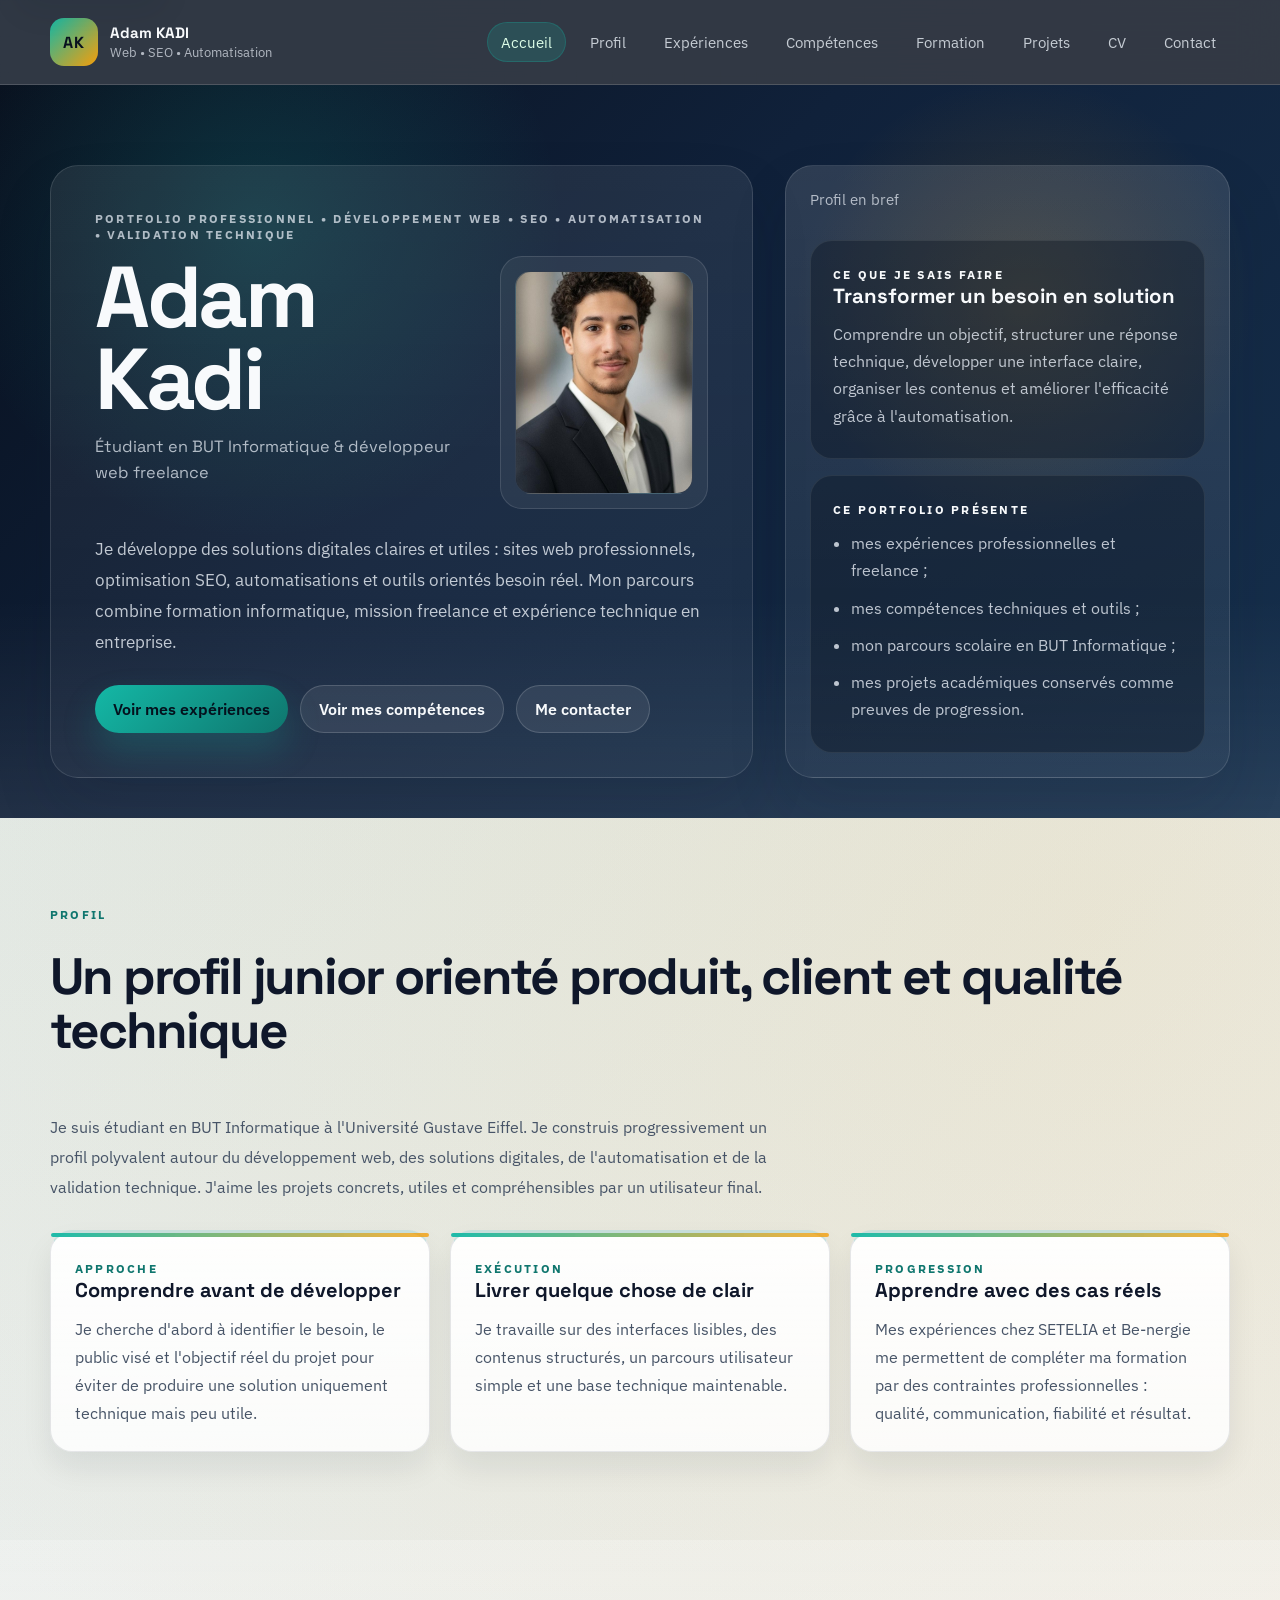
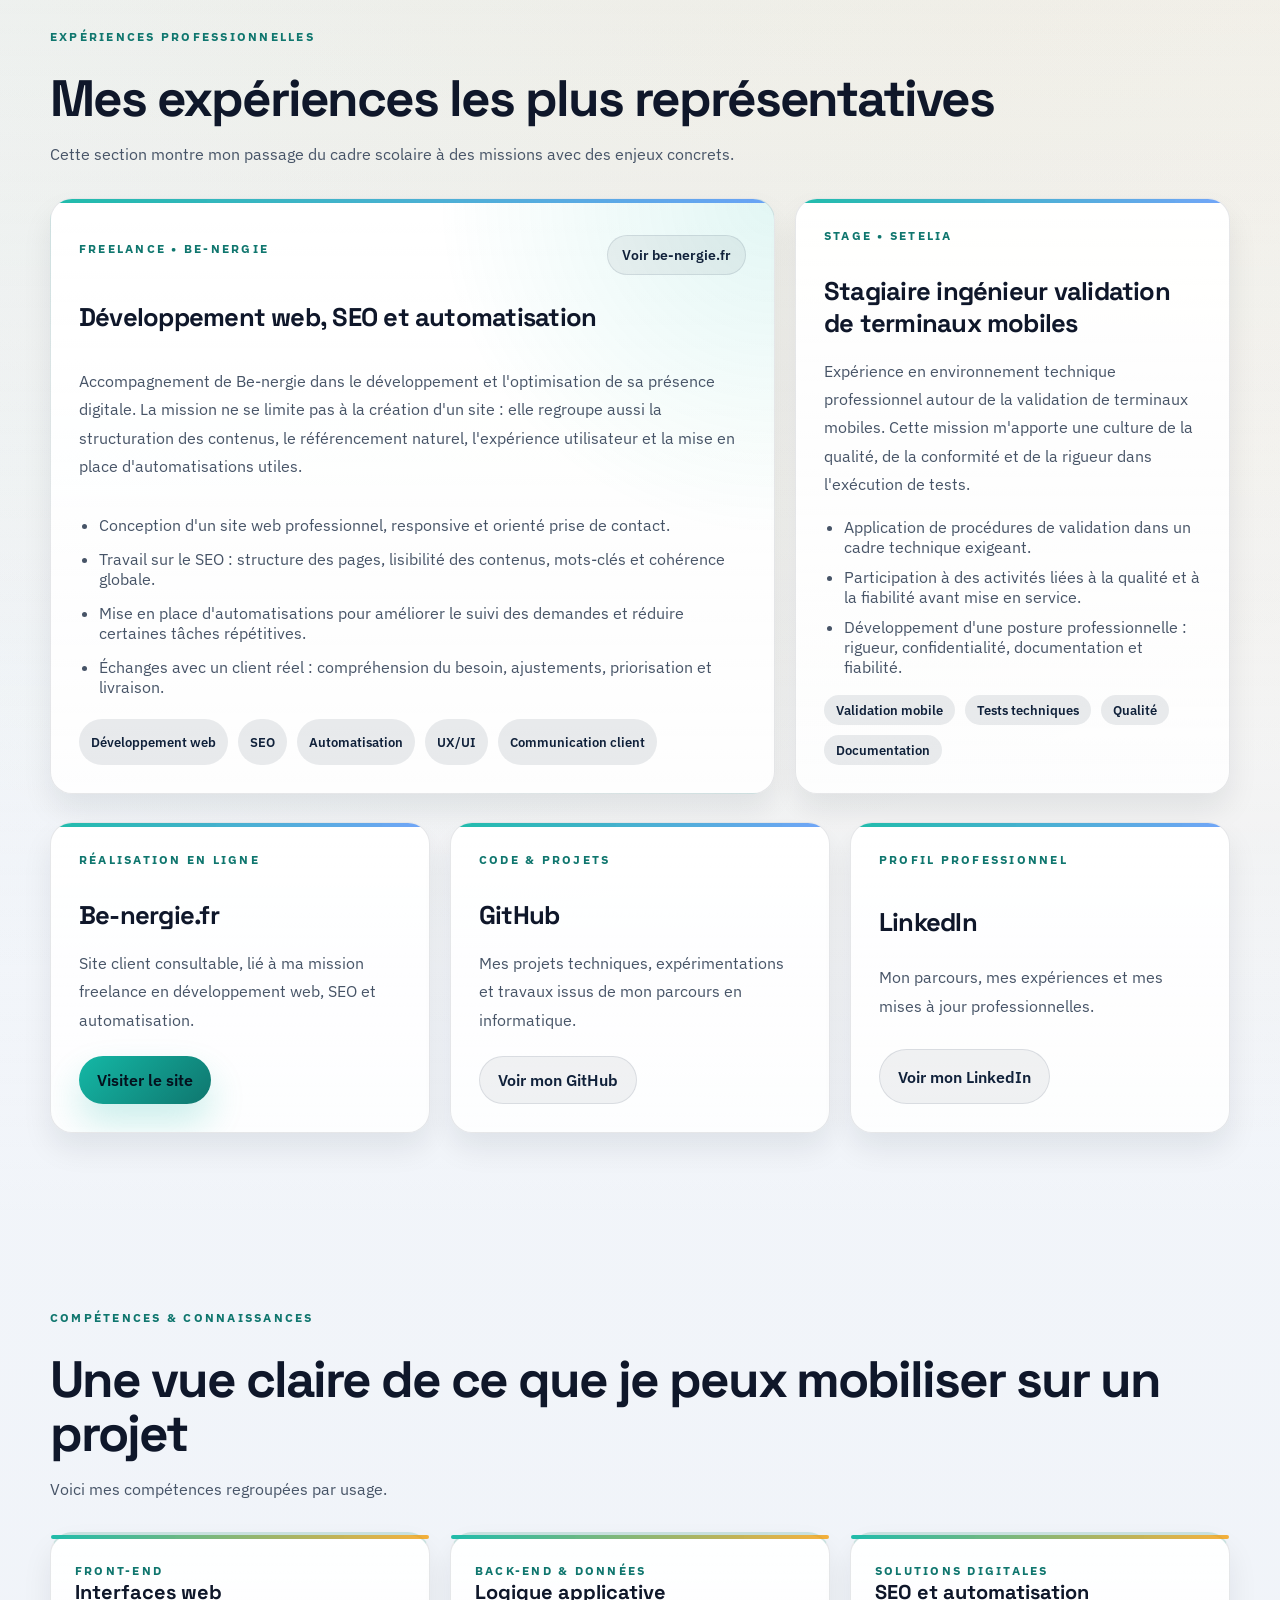
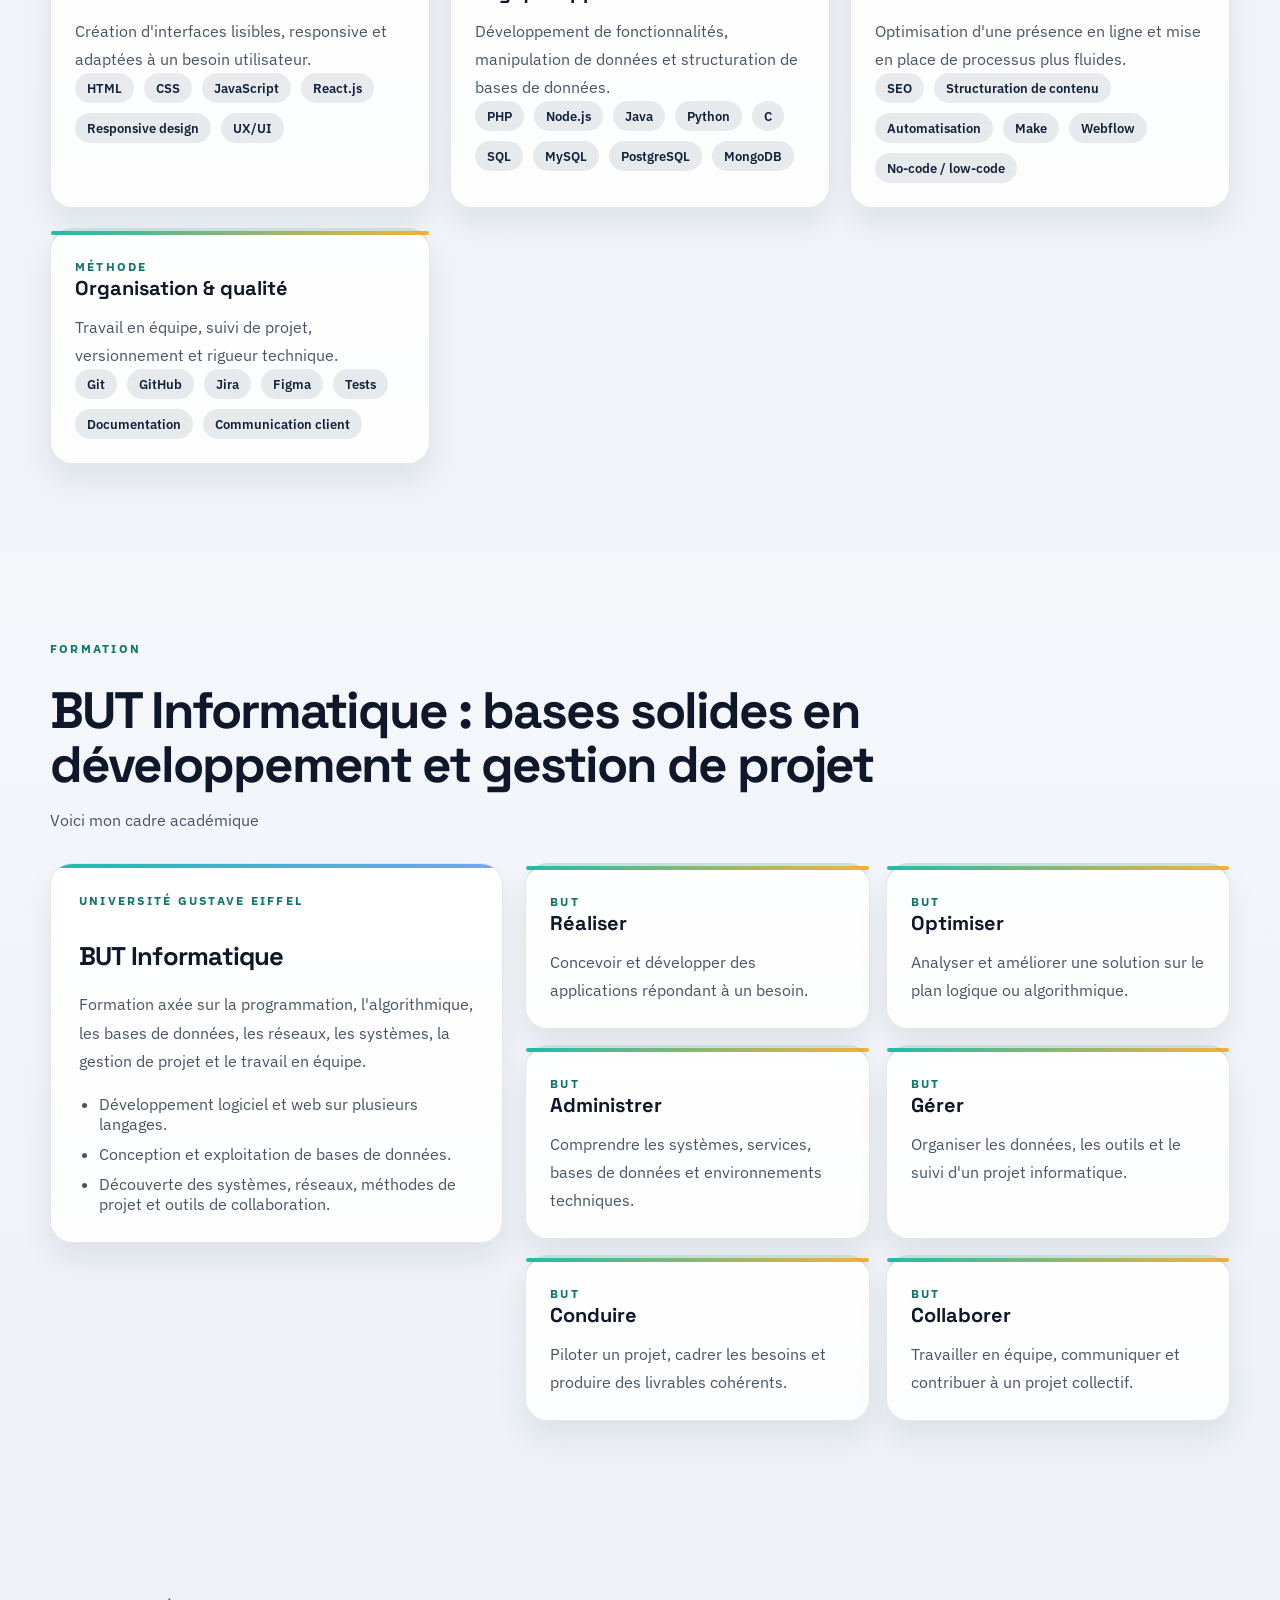
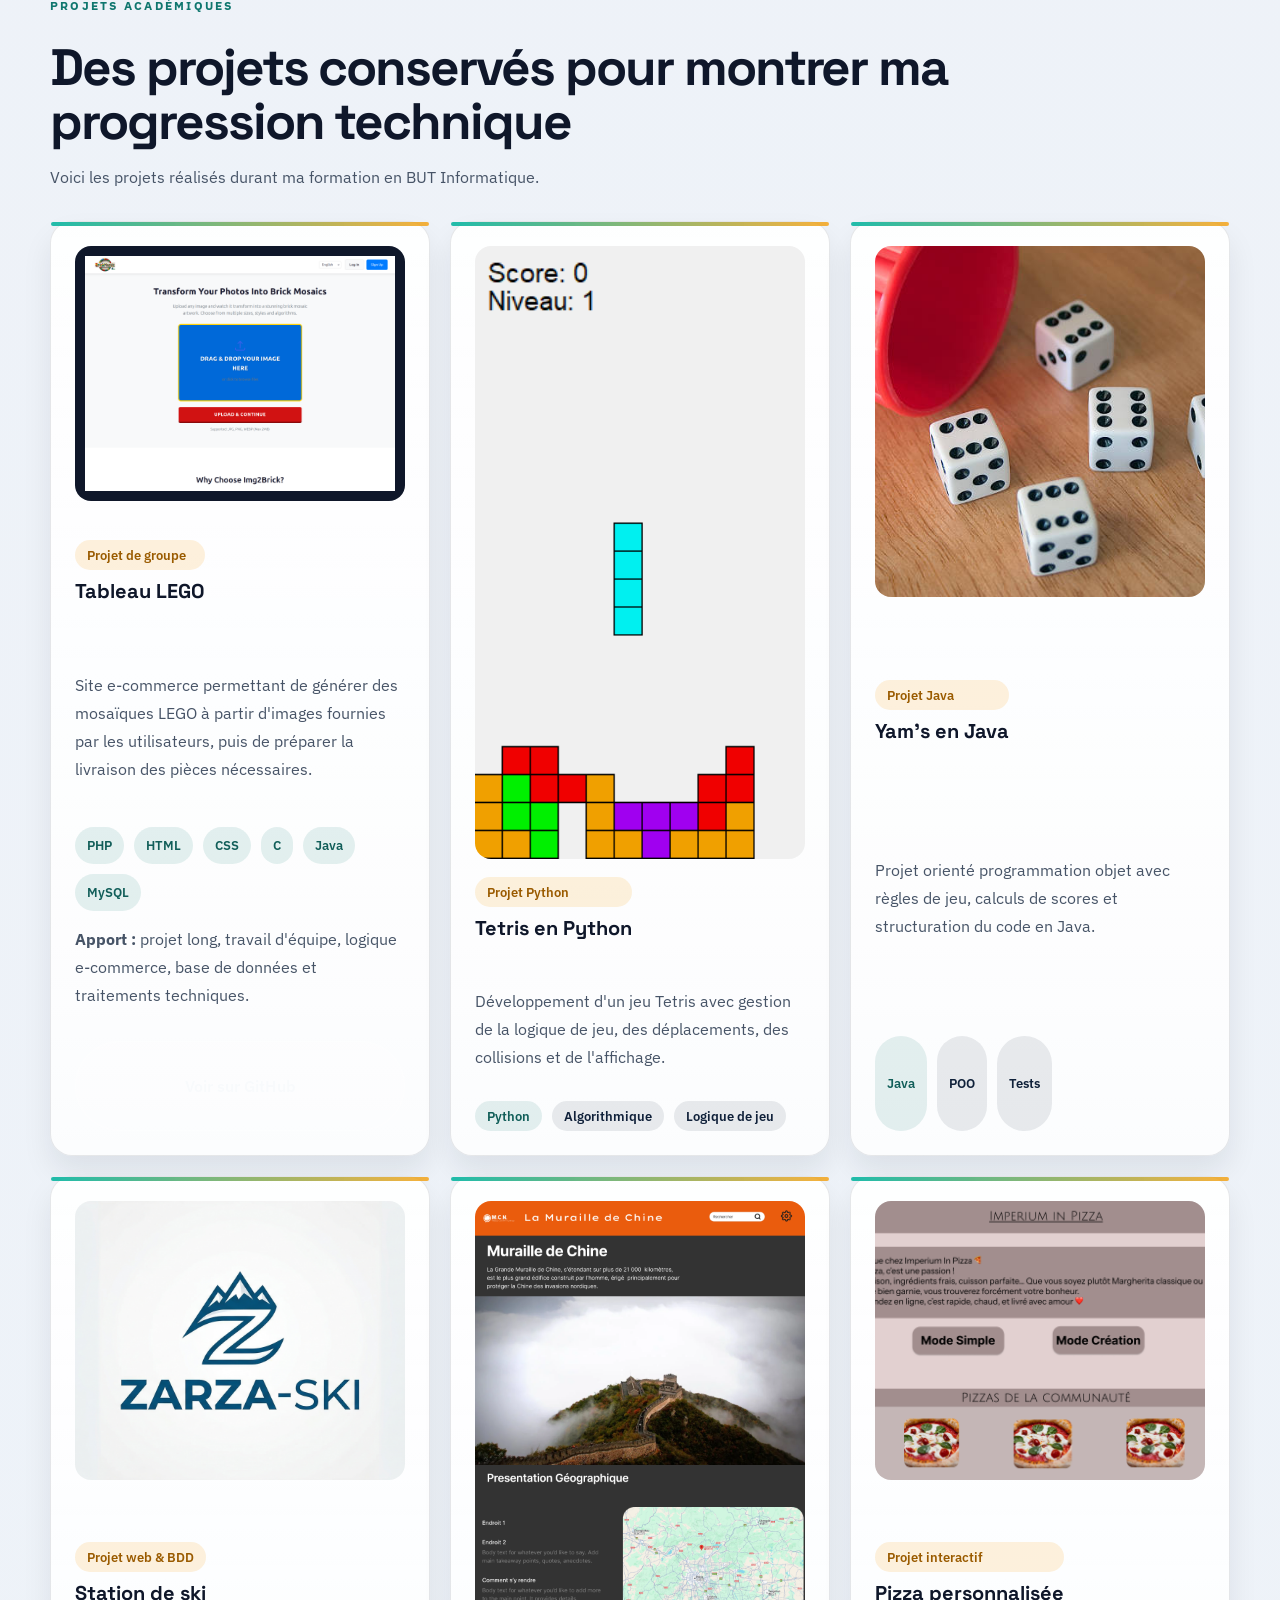
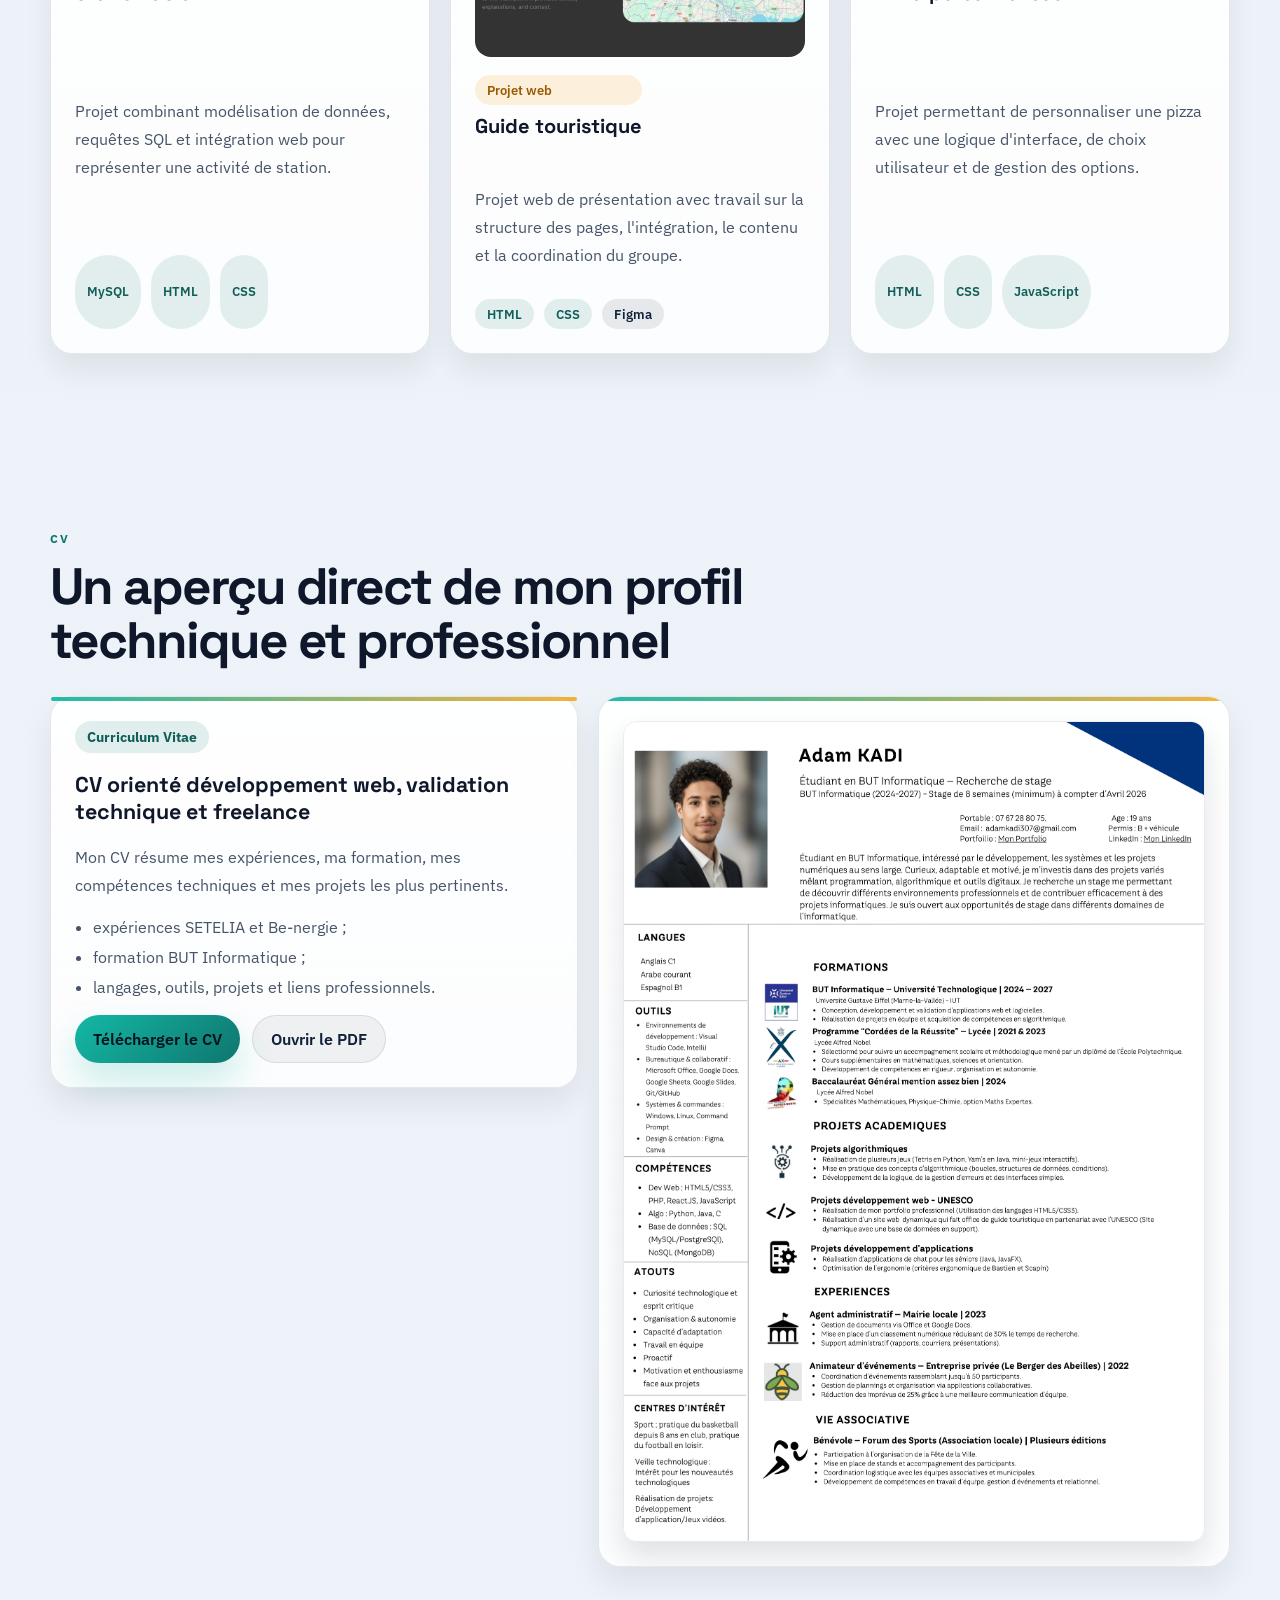
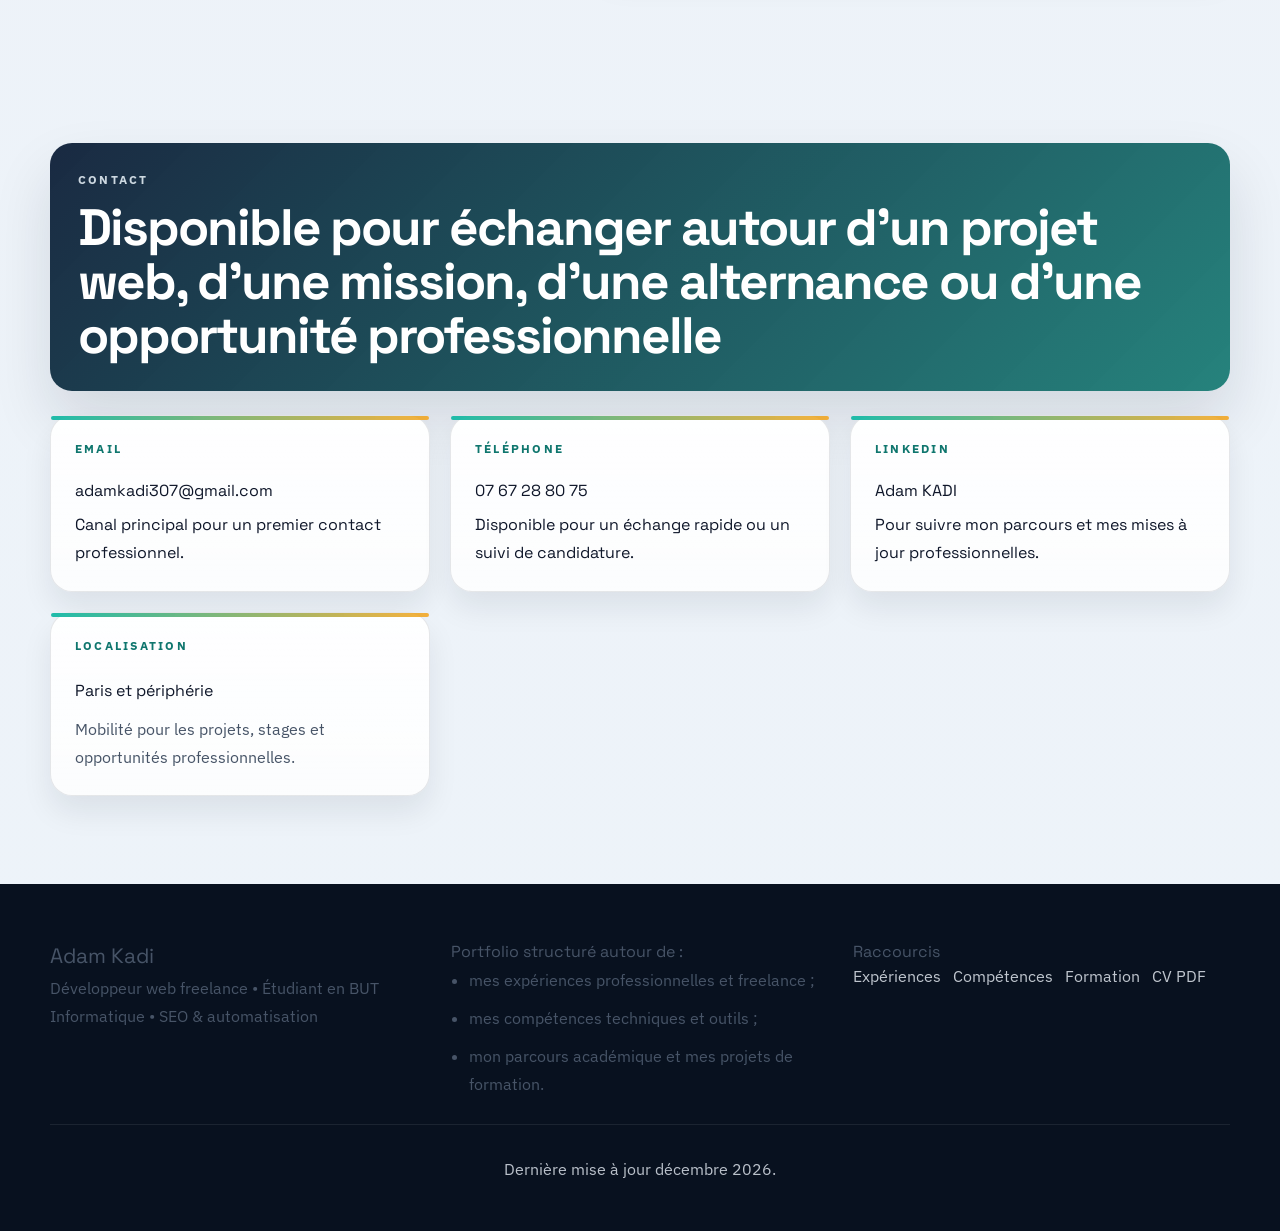
<file: index.html>
<!DOCTYPE html>
<html lang="fr">
<head>
    <meta charset="UTF-8">
    <meta name="viewport" content="width=device-width, initial-scale=1.0">
    <meta name="description" content="Portfolio d'Adam Kadi : développement web, SEO, automatisation, validation technique et projets informatiques.">
    <title>Adam Kadi | Portfolio développeur web & solutions digitales</title>
    <link rel="preconnect" href="https://fonts.googleapis.com">
    <link rel="preconnect" href="https://fonts.gstatic.com" crossorigin>
    <link href="https://fonts.googleapis.com/css2?family=IBM+Plex+Sans:wght@400;500;600;700&family=Space+Grotesk:wght@500;700&display=swap" rel="stylesheet">
    <link rel="stylesheet" href="assets/css/styles.css">
</head>
<body>
    <a class="skip-link" href="#main-content">Aller au contenu</a>

    <nav class="site-nav" aria-label="Navigation principale">
        <div class="container nav-inner">
            <a class="brand" href="#hero">
                <span class="brand-mark">AK</span>
                <span class="brand-copy">
                    <strong>Adam KADI</strong>
                    <span>Web • SEO • Automatisation</span>
                </span>
            </a>

            <button class="nav-toggle" type="button" aria-expanded="false" aria-controls="nav-panel">
                <span></span><span></span><span></span>
                <span class="sr-only">Ouvrir le menu</span>
            </button>

            <div class="nav-panel" id="nav-panel">
                <ul class="nav-links">
                    <li><a href="#hero" data-nav-link>Accueil</a></li>
                    <li><a href="#profil" data-nav-link>Profil</a></li>
                    <li><a href="#experiences" data-nav-link>Expériences</a></li>
                    <li><a href="#competences" data-nav-link>Compétences</a></li>
                    <li><a href="#formation" data-nav-link>Formation</a></li>
                    <li><a href="#projets" data-nav-link>Projets</a></li>
                    <li><a href="#cv" data-nav-link>CV</a></li>
                    <li><a href="#contact" data-nav-link>Contact</a></li>
                </ul>
            </div>
        </div>
    </nav>

    <header class="hero-shell" id="hero" data-nav-section>
        <div class="hero-backdrop" aria-hidden="true"></div>
        <div class="container hero-grid reveal">
            <div class="hero-copy">
                <p class="eyebrow">Portfolio professionnel • Développement web • SEO • Automatisation • Validation technique</p>
                <div class="hero-identity">
                    <div class="hero-title-block">
                        <h1>Adam Kadi</h1>
                        <p class="hero-role">Étudiant en BUT Informatique & développeur web freelance</p>
                    </div>
                    <div class="hero-photo-card">
                        <div class="hero-photo-frame">
                            <img class="hero-photo-image" src="img/photopro.jpg" alt="Photo professionnelle d'Adam Kadi">
                        </div>
                    </div>
                </div>
                <p class="hero-lead">
                    Je développe des solutions digitales claires et utiles : sites web professionnels, optimisation SEO, automatisations et outils orientés besoin réel. Mon parcours combine formation informatique, mission freelance et expérience technique en entreprise.
                </p>
                <div class="hero-actions">
                    <a class="button button-primary" href="#experiences">Voir mes expériences</a>
                    <a class="button button-secondary" href="#competences">Voir mes compétences</a>
                    <a class="button button-secondary" href="#contact">Me contacter</a>
                </div>
            </div>

            <aside class="hero-panel profile-snapshot-card">
                <p class="panel-title">Profil en bref</p>
                <div class="hero-card-stack">
                    <article class="hero-mini-card">
                        <span class="mini-label">Ce que je sais faire</span>
                        <h2>Transformer un besoin en solution</h2>
                        <p>Comprendre un objectif, structurer une réponse technique, développer une interface claire, organiser les contenus et améliorer l'efficacité grâce à l'automatisation.</p>
                    </article>
                    <article class="hero-mini-card">
                        <span class="mini-label">Ce portfolio présente</span>
                        <ul>
                            <li>mes expériences professionnelles et freelance ;</li>
                            <li>mes compétences techniques et outils ;</li>
                            <li>mon parcours scolaire en BUT Informatique ;</li>
                            <li>mes projets académiques conservés comme preuves de progression.</li>
                        </ul>
                    </article>
                </div>
            </aside>
        </div>
    </header>

    <main id="main-content">
        <section class="section intro-section" id="profil" data-nav-section>
            <div class="container section-grid reveal">
                <div class="section-heading">
                    <p class="section-kicker">Profil</p>
                    <h2>Un profil junior orienté produit, client et qualité technique</h2>
                </div>
                <div class="intro-content">
                    <p>
                        Je suis étudiant en BUT Informatique à l'Université Gustave Eiffel. Je construis progressivement un profil polyvalent autour du développement web, des solutions digitales, de l'automatisation et de la validation technique. J'aime les projets concrets, utiles et compréhensibles par un utilisateur final.
                    </p>
                    <div class="info-grid pro-value-grid">
                        <article class="info-card">
                            <span class="info-card-label">Approche</span>
                            <h3>Comprendre avant de développer</h3>
                            <p>Je cherche d'abord à identifier le besoin, le public visé et l'objectif réel du projet pour éviter de produire une solution uniquement technique mais peu utile.</p>
                        </article>
                        <article class="info-card">
                            <span class="info-card-label">Exécution</span>
                            <h3>Livrer quelque chose de clair</h3>
                            <p>Je travaille sur des interfaces lisibles, des contenus structurés, un parcours utilisateur simple et une base technique maintenable.</p>
                        </article>
                        <article class="info-card">
                            <span class="info-card-label">Progression</span>
                            <h3>Apprendre avec des cas réels</h3>
                            <p>Mes expériences chez SETELIA et Be-nergie me permettent de compléter ma formation par des contraintes professionnelles : qualité, communication, fiabilité et résultat.</p>
                        </article>
                    </div>
                </div>
            </div>
        </section>

        <section class="section experience-section" id="experiences" data-nav-section>
            <div class="container reveal">
                <div class="section-heading">
                    <p class="section-kicker">Expériences professionnelles</p>
                    <h2>Mes expériences les plus représentatives</h2>
                    <p class="section-subtitle">Cette section montre mon passage du cadre scolaire à des missions avec des enjeux concrets.</p>
                </div>

                <div class="professional-grid professional-grid-reordered">
                    <article class="professional-card professional-card-main">
                        <div class="professional-card-head">
                            <span class="info-card-label">Freelance • Be-nergie</span>
                            <a class="button button-surface button-small" href="https://be-nergie.fr" target="_blank" rel="noopener">Voir be-nergie.fr</a>
                        </div>
                        <h3>Développement web, SEO et automatisation</h3>
                        <p>
                            Accompagnement de Be-nergie dans le développement et l'optimisation de sa présence digitale. La mission ne se limite pas à la création d'un site : elle regroupe aussi la structuration des contenus, le référencement naturel, l'expérience utilisateur et la mise en place d'automatisations utiles.
                        </p>
                        <ul class="feature-list professional-list">
                            <li>Conception d'un site web professionnel, responsive et orienté prise de contact.</li>
                            <li>Travail sur le SEO : structure des pages, lisibilité des contenus, mots-clés et cohérence globale.</li>
                            <li>Mise en place d'automatisations pour améliorer le suivi des demandes et réduire certaines tâches répétitives.</li>
                            <li>Échanges avec un client réel : compréhension du besoin, ajustements, priorisation et livraison.</li>
                        </ul>
                        <div class="badge-row">
                            <span class="badge skill">Développement web</span>
                            <span class="badge skill">SEO</span>
                            <span class="badge skill">Automatisation</span>
                            <span class="badge skill">UX/UI</span>
                            <span class="badge skill">Communication client</span>
                        </div>
                    </article>

                    <article class="professional-card">
                        <div class="professional-card-head">
                            <span class="info-card-label">Stage • SETELIA</span>
                        </div>
                        <h3>Stagiaire ingénieur validation de terminaux mobiles</h3>
                        <p>
                            Expérience en environnement technique professionnel autour de la validation de terminaux mobiles. Cette mission m'apporte une culture de la qualité, de la conformité et de la rigueur dans l'exécution de tests.
                        </p>
                        <ul class="feature-list professional-list">
                            <li>Application de procédures de validation dans un cadre technique exigeant.</li>
                            <li>Participation à des activités liées à la qualité et à la fiabilité avant mise en service.</li>
                            <li>Développement d'une posture professionnelle : rigueur, confidentialité, documentation et fiabilité.</li>
                        </ul>
                        <div class="badge-row">
                            <span class="badge skill">Validation mobile</span>
                            <span class="badge skill">Tests techniques</span>
                            <span class="badge skill">Qualité</span>
                            <span class="badge skill">Documentation</span>
                        </div>
                    </article>
                </div>

                <div class="work-links-grid compact-links-grid">
                    <article class="work-link-card">
                        <span class="info-card-label">Réalisation en ligne</span>
                        <h3>Be-nergie.fr</h3>
                        <p>Site client consultable, lié à ma mission freelance en développement web, SEO et automatisation.</p>
                        <a class="button button-primary" href="https://be-nergie.fr" target="_blank" rel="noopener">Visiter le site</a>
                    </article>
                    <article class="work-link-card">
                        <span class="info-card-label">Code & projets</span>
                        <h3>GitHub</h3>
                        <p>Mes projets techniques, expérimentations et travaux issus de mon parcours en informatique.</p>
                        <a class="button button-surface" href="https://github.com/adamkadi307" target="_blank" rel="noopener">Voir mon GitHub</a>
                    </article>
                    <article class="work-link-card">
                        <span class="info-card-label">Profil professionnel</span>
                        <h3>LinkedIn</h3>
                        <p>Mon parcours, mes expériences et mes mises à jour professionnelles.</p>
                        <a class="button button-surface" href="https://www.linkedin.com/in/adamkadi/" target="_blank" rel="noopener">Voir mon LinkedIn</a>
                    </article>
                </div>
            </div>
        </section>

        <section class="section knowledge-section" id="competences" data-nav-section>
            <div class="container reveal">
                <div class="section-heading">
                    <p class="section-kicker">Compétences & connaissances</p>
                    <h2>Une vue claire de ce que je peux mobiliser sur un projet</h2>
                    <p class="section-subtitle">Voici mes compétences regroupées par usage. </p>
                </div>

                <div class="info-grid knowledge-grid skill-domain-grid">
                    <article class="info-card knowledge-card">
                        <span class="info-card-label">Front-end</span>
                        <h3>Interfaces web</h3>
                        <p>Création d'interfaces lisibles, responsive et adaptées à un besoin utilisateur.</p>
                        <div class="badge-row">
                            <span class="badge skill">HTML</span>
                            <span class="badge skill">CSS</span>
                            <span class="badge skill">JavaScript</span>
                            <span class="badge skill">React.js</span>
                            <span class="badge skill">Responsive design</span>
                            <span class="badge skill">UX/UI</span>
                        </div>
                    </article>
                    <article class="info-card knowledge-card">
                        <span class="info-card-label">Back-end & données</span>
                        <h3>Logique applicative</h3>
                        <p>Développement de fonctionnalités, manipulation de données et structuration de bases de données.</p>
                        <div class="badge-row">
                            <span class="badge skill">PHP</span>
                            <span class="badge skill">Node.js</span>
                            <span class="badge skill">Java</span>
                            <span class="badge skill">Python</span>
                            <span class="badge skill">C</span>
                            <span class="badge skill">SQL</span>
                            <span class="badge skill">MySQL</span>
                            <span class="badge skill">PostgreSQL</span>
                            <span class="badge skill">MongoDB</span>
                        </div>
                    </article>
                    <article class="info-card knowledge-card">
                        <span class="info-card-label">Solutions digitales</span>
                        <h3>SEO et automatisation</h3>
                        <p>Optimisation d'une présence en ligne et mise en place de processus plus fluides.</p>
                        <div class="badge-row">
                            <span class="badge skill">SEO</span>
                            <span class="badge skill">Structuration de contenu</span>
                            <span class="badge skill">Automatisation</span>
                            <span class="badge skill">Make</span>
                            <span class="badge skill">Webflow</span>
                            <span class="badge skill">No-code / low-code</span>
                        </div>
                    </article>
                    <article class="info-card knowledge-card">
                        <span class="info-card-label">Méthode</span>
                        <h3>Organisation & qualité</h3>
                        <p>Travail en équipe, suivi de projet, versionnement et rigueur technique.</p>
                        <div class="badge-row">
                            <span class="badge skill">Git</span>
                            <span class="badge skill">GitHub</span>
                            <span class="badge skill">Jira</span>
                            <span class="badge skill">Figma</span>
                            <span class="badge skill">Tests</span>
                            <span class="badge skill">Documentation</span>
                            <span class="badge skill">Communication client</span>
                        </div>
                    </article>
                </div>
            </div>
        </section>

        <section class="section education-section" id="formation" data-nav-section>
            <div class="container reveal">
                <div class="section-heading">
                    <p class="section-kicker">Formation</p>
                    <h2>BUT Informatique : bases solides en développement et gestion de projet</h2>
                    <p class="section-subtitle">Voici mon cadre académique</p>
                </div>

                <div class="education-layout">
                    <article class="professional-card education-main-card">
                        <span class="info-card-label">Université Gustave Eiffel</span>
                        <h3>BUT Informatique</h3>
                        <p>Formation axée sur la programmation, l'algorithmique, les bases de données, les réseaux, les systèmes, la gestion de projet et le travail en équipe.</p>
                        <ul class="feature-list professional-list">
                            <li>Développement logiciel et web sur plusieurs langages.</li>
                            <li>Conception et exploitation de bases de données.</li>
                            <li>Découverte des systèmes, réseaux, méthodes de projet et outils de collaboration.</li>
                        </ul>
                    </article>
                    <div class="academic-axis-grid">
                        <article class="info-card"><span class="info-card-label">BUT</span><h3>Réaliser</h3><p>Concevoir et développer des applications répondant à un besoin.</p></article>
                        <article class="info-card"><span class="info-card-label">BUT</span><h3>Optimiser</h3><p>Analyser et améliorer une solution sur le plan logique ou algorithmique.</p></article>
                        <article class="info-card"><span class="info-card-label">BUT</span><h3>Administrer</h3><p>Comprendre les systèmes, services, bases de données et environnements techniques.</p></article>
                        <article class="info-card"><span class="info-card-label">BUT</span><h3>Gérer</h3><p>Organiser les données, les outils et le suivi d'un projet informatique.</p></article>
                        <article class="info-card"><span class="info-card-label">BUT</span><h3>Conduire</h3><p>Piloter un projet, cadrer les besoins et produire des livrables cohérents.</p></article>
                        <article class="info-card"><span class="info-card-label">BUT</span><h3>Collaborer</h3><p>Travailler en équipe, communiquer et contribuer à un projet collectif.</p></article>
                    </div>
                </div>
            </div>
        </section>

        <section class="section projects-section" id="projets" data-nav-section>
            <div class="container reveal">
                <div class="section-heading">
                    <p class="section-kicker">Projets académiques</p>
                    <h2>Des projets conservés pour montrer ma progression technique</h2>
                    <p class="section-subtitle">Voici les projets réalisés durant ma formation en BUT Informatique.</p>
                </div>

                <div class="projects-grid academic-projects-grid">
                    <article class="project-card">
                        <div class="project-media has-image"><img src="img/image.webp" alt="Capture du projet Tableau LEGO"></div>
                        <header><div><div class="card-footer-meta"><span class="type-pill">Projet de groupe</span></div><h3>Tableau LEGO</h3></div></header>
                        <div class="project-summary">
                            <p>Site e-commerce permettant de générer des mosaïques LEGO à partir d'images fournies par les utilisateurs, puis de préparer la livraison des pièces nécessaires.</p>
                            <div class="badge-row"><span class="badge tech">PHP</span><span class="badge tech">HTML</span><span class="badge tech">CSS</span><span class="badge tech">C</span><span class="badge tech">Java</span><span class="badge tech">MySQL</span></div>
                            <p class="project-meta"><strong>Apport :</strong> projet long, travail d'équipe, logique e-commerce, base de données et traitements techniques.</p>
                        </div>
                        <a class="button button-secondary github-link" href="https://github.com/redlinka/TableauLEGO" target="_blank" rel="noopener">Voir sur GitHub</a>
                    </article>

                    <article class="project-card">
                        <div class="project-media has-image"><img src="img/imageTetris.png" alt="Capture du projet Tetris en Python"></div>
                        <header><div><div class="card-footer-meta"><span class="type-pill">Projet Python</span></div><h3>Tetris en Python</h3></div></header>
                        <div class="project-summary">
                            <p>Développement d'un jeu Tetris avec gestion de la logique de jeu, des déplacements, des collisions et de l'affichage.</p>
                            <div class="badge-row"><span class="badge tech">Python</span><span class="badge skill">Algorithmique</span><span class="badge skill">Logique de jeu</span></div>
                        </div>
                    </article>

                    <article class="project-card">
                        <div class="project-media has-image"><img src="img/yahtzee.jpg" alt="Capture du projet Yam's en Java"></div>
                        <header><div><div class="card-footer-meta"><span class="type-pill">Projet Java</span></div><h3>Yam's en Java</h3></div></header>
                        <div class="project-summary">
                            <p>Projet orienté programmation objet avec règles de jeu, calculs de scores et structuration du code en Java.</p>
                            <div class="badge-row"><span class="badge tech">Java</span><span class="badge skill">POO</span><span class="badge skill">Tests</span></div>
                        </div>
                    </article>

                    <article class="project-card">
                        <div class="project-media has-image"><img src="img/zarzaskj.png" alt="Capture du projet Station de ski"></div>
                        <header><div><div class="card-footer-meta"><span class="type-pill">Projet web & BDD</span></div><h3>Station de ski</h3></div></header>
                        <div class="project-summary">
                            <p>Projet combinant modélisation de données, requêtes SQL et intégration web pour représenter une activité de station.</p>
                            <div class="badge-row"><span class="badge tech">MySQL</span><span class="badge tech">HTML</span><span class="badge tech">CSS</span></div>
                        </div>
                    </article>

                    <article class="project-card">
                        <div class="project-media has-image"><img src="img/imageMuraille.png" alt="Capture du projet Grande Muraille de Chine"></div>
                        <header><div><div class="card-footer-meta"><span class="type-pill">Projet web</span></div><h3>Guide touristique</h3></div></header>
                        <div class="project-summary">
                            <p>Projet web de présentation avec travail sur la structure des pages, l'intégration, le contenu et la coordination du groupe.</p>
                            <div class="badge-row"><span class="badge tech">HTML</span><span class="badge tech">CSS</span><span class="badge skill">Figma</span></div>
                        </div>
                    </article>

                    <article class="project-card">
                        <div class="project-media has-image"><img src="img/imperiuminpizza.PNG" alt="Capture du projet Pizza personnalisée"></div>
                        <header><div><div class="card-footer-meta"><span class="type-pill">Projet interactif</span></div><h3>Pizza personnalisée</h3></div></header>
                        <div class="project-summary">
                            <p>Projet permettant de personnaliser une pizza avec une logique d'interface, de choix utilisateur et de gestion des options.</p>
                            <div class="badge-row"><span class="badge tech">HTML</span><span class="badge tech">CSS</span><span class="badge tech">JavaScript</span></div>
                        </div>
                    </article>
                </div>
            </div>
        </section>

        <section class="section cv-section" id="cv" data-nav-section>
            <div class="container reveal">
                <div class="section-heading section-heading-split">
                    <div>
                        <p class="section-kicker">CV</p>
                        <h2>Un aperçu direct de mon profil technique et professionnel</h2>
                    </div>
                </div>
                <div class="cv-grid">
                    <article class="cv-summary-card">
                        <span class="competency-count">Curriculum Vitae</span>
                        <h3>CV orienté développement web, validation technique et freelance</h3>
                        <p>Mon CV résume mes expériences, ma formation, mes compétences techniques et mes projets les plus pertinents.</p>
                        <ul class="feature-list">
                            <li>expériences SETELIA et Be-nergie ;</li>
                            <li>formation BUT Informatique ;</li>
                            <li>langages, outils, projets et liens professionnels.</li>
                        </ul>
                        <div class="cv-actions">
                            <a class="button button-primary" href="CVADAM.pdf" download="CVADAM.pdf">Télécharger le CV</a>
                            <a class="button button-surface" href="CVADAM.pdf" target="_blank" rel="noopener">Ouvrir le PDF</a>
                        </div>
                    </article>
                    <article class="cv-preview-card">
                        <img src="img/CVADAM.png" alt="Aperçu du CV d'Adam Kadi">
                    </article>
                </div>
            </div>
        </section>

        <section class="section contact-section" id="contact" data-nav-section>
            <div class="container reveal">
                <div class="contact-banner">
                    <div>
                        <p class="section-kicker">Contact</p>
                        <h2 style="color:white;">Disponible pour échanger autour d'un projet web, d'une mission, d'une alternance ou d'une opportunité professionnelle</h2>
                    </div>
                </div>

                <div class="contact-grid">
                    <article class="contact-card">
                        <span class="contact-label">Email</span>
                        <a href="mailto:adamkadi307@gmail.com">adamkadi307@gmail.com</a>
                        <p>Canal principal pour un premier contact professionnel.</p>
                    </article>
                    <article class="contact-card">
                        <span class="contact-label">Téléphone</span>
                        <a href="tel:0767288075">07 67 28 80 75</a>
                        <p>Disponible pour un échange rapide ou un suivi de candidature.</p>
                    </article>
                    <article class="contact-card">
                        <span class="contact-label">LinkedIn</span>
                        <a href="https://www.linkedin.com/in/adamkadi/" target="_blank" rel="noopener">Adam KADI</a>
                        <p>Pour suivre mon parcours et mes mises à jour professionnelles.</p>
                    </article>
                    <article class="contact-card">
                        <span class="contact-label">Localisation</span>
                        <p>Paris et périphérie</p>
                        <p>Mobilité pour les projets, stages et opportunités professionnelles.</p>
                    </article>
                </div>
            </div>
        </section>
    </main>

    <footer class="site-footer">
        <div class="container footer-grid">
            <div>
                <p class="footer-name">Adam Kadi</p>
                <p>Développeur web freelance • Étudiant en BUT Informatique • SEO & automatisation</p>
            </div>
            <div>
                <p class="footer-title">Portfolio structuré autour de :</p>
                <ul class="footer-list">
                    <li>mes expériences professionnelles et freelance ;</li>
                    <li>mes compétences techniques et outils ;</li>
                    <li>mon parcours académique et mes projets de formation.</li>
                </ul>
            </div>
            <div>
                <p class="footer-title">Raccourcis</p>
                <div class="footer-links">
                    <a href="#experiences">Expériences</a>
                    <a href="#competences">Compétences</a>
                    <a href="#formation">Formation</a>
                    <a href="CVADAM.pdf" target="_blank" rel="noopener">CV PDF</a>
                </div>
            </div>
        </div>
        <div class="container footer-bottom">
            <p>Dernière mise à jour <span id="footer-date">juillet 2026</span>.</p>
        </div>
    </footer>

    <script src="assets/js/data.js"></script>
    <script src="assets/js/app.js"></script>
</body>
</html>
</file>
<file: assets/css/styles.css>
﻿:root {
    --bg: #eef2f8;
    --surface: rgba(255, 255, 255, 0.8);
    --surface-strong: #ffffff;
    --surface-muted: rgba(234, 240, 249, 0.72);
    --text: #101828;
    --text-soft: #475467;
    --title: #0f172a;
    --title-end: #FFFFFF;
    --border: rgba(15, 23, 42, 0.1);
    --border-strong: rgba(15, 23, 42, 0.16);
    --accent: #0f766e;
    --accent-strong: #115e59;
    --accent-soft: rgba(15, 118, 110, 0.12);
    --accent-alt: #f59e0b;
    --navy: #10213a;
    --shadow-lg: 0 30px 60px rgba(15, 23, 42, 0.12);
    --shadow-md: 0 16px 30px rgba(15, 23, 42, 0.08);
    --radius-xl: 28px;
    --radius-lg: 22px;
    --radius-md: 16px;
    --radius-sm: 12px;
    --container: 1180px;
    --nav-height: 84px;
}

* {
    box-sizing: border-box;
}

html {
    scroll-behavior: smooth;
}

body {
    margin: 0;
    min-width: 320px;
    font-family: "IBM Plex Sans", "Segoe UI", sans-serif;
    color: var(--text);
    background:
        radial-gradient(circle at top left, rgba(15, 118, 110, 0.12), transparent 28%),
        radial-gradient(circle at 85% 10%, rgba(245, 158, 11, 0.14), transparent 22%),
        linear-gradient(180deg, #f7f9fc 0%, var(--bg) 48%, #edf3f9 100%);
}

body::before {
    content: "";
    position: fixed;
    inset: 0;
    background-image:
        linear-gradient(rgba(15, 23, 42, 0.035) 1px, transparent 1px),
        linear-gradient(90deg, rgba(15, 23, 42, 0.035) 1px, transparent 1px);
    background-size: 36px 36px;
    mask-image: linear-gradient(180deg, rgba(0, 0, 0, 0.24), transparent 80%);
    pointer-events: none;
    z-index: -1;
}

img {
    display: block;
    max-width: 100%;
}

a {
    color: inherit;
}

button,
summary {
    font: inherit;
}

.container {
    width: min(100% - 32px, var(--container));
    margin: 0 auto;
}

.sr-only {
    position: absolute;
    width: 1px;
    height: 1px;
    padding: 0;
    margin: -1px;
    overflow: hidden;
    clip: rect(0, 0, 0, 0);
    white-space: nowrap;
    border: 0;
}

.skip-link {
    position: absolute;
    left: 16px;
    top: -48px;
    z-index: 2000;
    padding: 12px 16px;
    border-radius: 999px;
    background: var(--surface-strong);
    color: var(--title);
    text-decoration: none;
    box-shadow: var(--shadow-md);
}

.skip-link:focus {
    top: 16px;
}

.site-nav {
    position: sticky;
    top: 0;
    z-index: 1500;
    border-bottom: 1px solid rgba(255, 255, 255, 0.15);
    background: rgba(10, 18, 33, 0.82);
    backdrop-filter: blur(18px);
}

.nav-inner {
    min-height: var(--nav-height);
    display: flex;
    align-items: center;
    gap: 24px;
}

.brand {
    display: inline-flex;
    align-items: center;
    gap: 12px;
    text-decoration: none;
    color: #f8fafc;
    flex-shrink: 0;
}

.brand-mark {
    display: grid;
    place-items: center;
    width: 48px;
    height: 48px;
    border-radius: 14px;
    font-family: "Space Grotesk", sans-serif;
    font-weight: 700;
    letter-spacing: 0.06em;
    background: linear-gradient(135deg, #14b8a6, #f59e0b);
    color: #08111f;
}

.brand-copy {
    display: grid;
    gap: 2px;
    font-size: 0.94rem;
}

.brand-copy strong,
.section-heading h2,
.hero-copy h1,
.project-card h3,
.featured-content h3,
.hero-mini-card h2,
.info-card h3,
.competency-overview-card h3,
.contact-banner h2,
.contact-card a,
.contact-card p:first-of-type,
.footer-name,
.footer-title {
    font-family: "Space Grotesk", sans-serif;
}

.brand-copy span {
    color: rgba(226, 232, 240, 0.72);
    font-size: 0.8rem;
}

.nav-toggle {
    display: none;
    margin-left: auto;
    width: 48px;
    height: 48px;
    border: 1px solid rgba(148, 163, 184, 0.25);
    border-radius: 14px;
    background: rgba(255, 255, 255, 0.04);
    cursor: pointer;
}

.nav-toggle span {
    display: block;
    width: 20px;
    height: 2px;
    margin: 4px auto;
    background: #f8fafc;
    border-radius: 999px;
    transition: transform 0.2s ease, opacity 0.2s ease;
}

.nav-panel {
    flex: 1;
}

.nav-links {
    list-style: none;
    margin: 0;
    padding: 0;
    display: flex;
    flex-wrap: wrap;
    justify-content: flex-end;
    gap: 10px;
}

.nav-item {
    position: relative;
}

.nav-item-dropdown {
    display: flex;
    align-items: center;
}

.nav-item-dropdown::after {
    content: "";
    position: absolute;
    top: 100%;
    left: 0;
    width: 100%;
    height: 16px;
}

.nav-dropdown-head {
    display: flex;
    align-items: center;
    gap: 4px;
}

.nav-links a {
    display: inline-flex;
    align-items: center;
    min-height: 40px;
    padding: 0 14px;
    border-radius: 999px;
    text-decoration: none;
    color: rgba(226, 232, 240, 0.84);
    font-size: 0.92rem;
    transition: background-color 0.2s ease, color 0.2s ease, transform 0.2s ease;
}

.nav-group-link {
    padding-right: 10px;
}

.nav-links a:hover,
.nav-links a:focus-visible {
    background: rgba(255, 255, 255, 0.09);
    color: #ffffff;
    transform: translateY(-1px);
}

.nav-dropdown-toggle {
    display: inline-flex;
    align-items: center;
    justify-content: center;
    width: 40px;
    height: 40px;
    border: none;
    border-radius: 999px;
    background: transparent;
    color: rgba(226, 232, 240, 0.84);
    cursor: pointer;
    transition: background-color 0.2s ease, color 0.2s ease, transform 0.2s ease;
}

.nav-dropdown-toggle:hover,
.nav-dropdown-toggle:focus-visible {
    background: rgba(255, 255, 255, 0.09);
    color: #ffffff;
    transform: translateY(-1px);
}

.nav-dropdown-chevron {
    width: 10px;
    height: 10px;
    border-right: 2px solid currentColor;
    border-bottom: 2px solid currentColor;
    transform: rotate(45deg) translateY(-1px);
    transition: transform 0.2s ease;
}

.nav-dropdown-menu {
    position: absolute;
    top: calc(100% + 4px);
    left: 0;
    min-width: 240px;
    padding: 12px;
    display: grid;
    gap: 8px;
    border-radius: 20px;
    background: rgba(9, 17, 31, 0.97);
    border: 1px solid rgba(255, 255, 255, 0.08);
    box-shadow: var(--shadow-lg);
    opacity: 0;
    pointer-events: none;
    transform: translateY(8px);
    transition: opacity 0.2s ease, transform 0.2s ease;
}

.nav-dropdown-menu a {
    width: 100%;
    justify-content: flex-start;
    border-radius: 14px;
    background: rgba(255, 255, 255, 0.04);
}

.nav-item-dropdown:hover .nav-dropdown-menu,
.nav-item-dropdown:focus-within .nav-dropdown-menu,
.nav-item-dropdown.is-open .nav-dropdown-menu {
    opacity: 1;
    pointer-events: auto;
    transform: translateY(0);
}

.nav-item-dropdown:hover .nav-dropdown-chevron,
.nav-item-dropdown:focus-within .nav-dropdown-chevron,
.nav-item-dropdown.is-open .nav-dropdown-chevron {
    transform: rotate(-135deg) translateX(-1px);
}

.nav-links a.is-active {
    background: rgba(20, 184, 166, 0.18);
    color: #dcfce7;
    box-shadow: inset 0 0 0 1px rgba(20, 184, 166, 0.24);
}

.nav-item-dropdown.is-active .nav-dropdown-toggle {
    background: rgba(20, 184, 166, 0.18);
    color: #dcfce7;
    box-shadow: inset 0 0 0 1px rgba(20, 184, 166, 0.24);
}

.hero-shell {
    position: relative;
    padding: 56px 0 40px;
    background:
        radial-gradient(circle at 20% 20%, rgba(20, 184, 166, 0.18), transparent 26%),
        radial-gradient(circle at 80% 30%, rgba(245, 158, 11, 0.16), transparent 20%),
        linear-gradient(135deg, #09111f 0%, #10213a 42%, #16304d 100%);
    color: #f8fafc;
    overflow: clip;
}

.hero-backdrop {
    position: absolute;
    inset: auto 0 0 0;
    height: 220px;
    background: linear-gradient(180deg, transparent, rgba(255, 255, 255, 0.08));
    pointer-events: none;
}

.hero-grid {
    display: grid;
    grid-template-columns: minmax(0, 1.5fr) minmax(300px, 0.95fr);
    gap: 32px;
    align-items: stretch;
    padding-top: 24px;
}

.hero-copy,
.hero-panel {
    position: relative;
    z-index: 1;
}

.hero-copy {
    padding: 44px;
    border-radius: var(--radius-xl);
    background: linear-gradient(180deg, rgba(255, 255, 255, 0.08), rgba(255, 255, 255, 0.03));
    border: 1px solid rgba(255, 255, 255, 0.12);
    box-shadow: var(--shadow-lg);
}

.eyebrow,
.section-kicker,
.mini-label,
.info-card-label,
.contact-label {
    margin: 0 0 14px;
    font-size: 0.78rem;
    font-weight: 700;
    letter-spacing: 0.18em;
    text-transform: uppercase;
}

.eyebrow {
    color: rgba(226, 232, 240, 0.75);
}

.hero-copy h1 {
    margin: 0;
    font-size: clamp(2.9rem, 7vw, 5.4rem);
    line-height: 0.95;
    letter-spacing: -0.04em;
}

.hero-identity {
    display: grid;
    grid-template-columns: minmax(0, 1fr) 208px;
    gap: 20px;
    align-items: start;
}

.hero-title-block {
    display: grid;
    gap: 14px;
}

.hero-role {
    margin: 0;
    color: rgba(226, 232, 240, 0.76);
    font-family: "Space Grotesk", sans-serif;
    font-size: 1.02rem;
    line-height: 1.6;
}

.hero-photo-card {
    display: grid;
    gap: 12px;
    padding: 14px;
    border-radius: var(--radius-lg);
    background: rgba(255, 255, 255, 0.06);
    border: 1px solid rgba(255, 255, 255, 0.12);
}

.photo-tag {
    display: inline-flex;
    align-items: center;
    justify-content: center;
    width: fit-content;
    min-height: 28px;
    padding: 0 10px;
    border-radius: 999px;
    background: rgba(245, 158, 11, 0.18);
    color: #fef3c7;
    font-size: 0.76rem;
    font-weight: 700;
    letter-spacing: 0.1em;
    text-transform: uppercase;
}

.hero-photo-frame {
    position: relative;
    overflow: hidden;
    aspect-ratio: 4 / 5;
    border-radius: calc(var(--radius-lg) - 6px);
    background:
        radial-gradient(circle at 20% 20%, rgba(245, 158, 11, 0.28), transparent 30%),
        radial-gradient(circle at 78% 18%, rgba(20, 184, 166, 0.32), transparent 26%),
        linear-gradient(180deg, rgba(255, 255, 255, 0.08), rgba(8, 17, 31, 0.38));
    border: 1px solid rgba(255, 255, 255, 0.08);
}

.hero-photo-image {
    width: 100%;
    height: 100%;
    object-fit: cover;
}

.hero-photo-silhouette {
    position: absolute;
    inset: 0;
}

.hero-photo-silhouette::before,
.hero-photo-silhouette::after {
    content: "";
    position: absolute;
    left: 50%;
    transform: translateX(-50%);
    background: rgba(255, 255, 255, 0.18);
}

.hero-photo-silhouette::before {
    top: 20%;
    width: 74px;
    height: 74px;
    border-radius: 999px;
}

.hero-photo-silhouette::after {
    bottom: -14px;
    width: 154px;
    height: 180px;
    border-radius: 48% 48% 20% 20%;
}

.hero-photo-note {
    margin: 0;
    color: rgba(226, 232, 240, 0.82);
    font-size: 0.9rem;
    line-height: 1.5;
    text-align: center;
}

.hero-lead {
    max-width: 62ch;
    margin: 24px 0 0;
    font-size: 1.08rem;
    line-height: 1.8;
    color: rgba(226, 232, 240, 0.84);
}

.hero-actions {
    display: flex;
    flex-wrap: wrap;
    gap: 12px;
    margin-top: 28px;
}

.button {
    display: inline-flex;
    align-items: center;
    justify-content: center;
    min-height: 48px;
    padding: 0 18px;
    border-radius: 999px;
    text-decoration: none;
    font-weight: 600;
    transition: transform 0.2s ease, box-shadow 0.2s ease, background-color 0.2s ease, border-color 0.2s ease;
}

.button:hover,
.button:focus-visible {
    transform: translateY(-2px);
}

.button-primary {
    background: linear-gradient(135deg, #14b8a6, #0f766e);
    color: #04111d;
    box-shadow: 0 18px 35px rgba(20, 184, 166, 0.22);
}

.button-secondary {
    background: rgba(255, 255, 255, 0.08);
    color: #f8fafc;
    border: 1px solid rgba(255, 255, 255, 0.16);
}

.button-ghost {
    background: transparent;
    color: rgba(226, 232, 240, 0.84);
    border: 1px solid rgba(255, 255, 255, 0.14);
}

.button-surface {
    background: rgba(16, 33, 58, 0.06);
    color: var(--navy);
    border: 1px solid rgba(16, 33, 58, 0.1);
}

.hero-points {
    list-style: none;
    margin: 30px 0 0;
    padding: 0;
    display: grid;
    gap: 14px;
}

.hero-points li {
    display: flex;
    align-items: baseline;
    gap: 12px;
    color: rgba(226, 232, 240, 0.84);
    font-size: 0.98rem;
}

.hero-points strong {
    display: inline-flex;
    align-items: center;
    justify-content: center;
    min-width: 52px;
    height: 36px;
    border-radius: 12px;
    padding: 0 10px;
    background: rgba(255, 255, 255, 0.09);
    color: #ffffff;
}

.hero-panel {
    display: grid;
    gap: 18px;
    padding: 24px;
    border-radius: var(--radius-xl);
    background: linear-gradient(180deg, rgba(255, 255, 255, 0.12), rgba(255, 255, 255, 0.04));
    border: 1px solid rgba(255, 255, 255, 0.12);
    box-shadow: var(--shadow-lg);
}

.panel-title {
    margin: 0;
    color: rgba(226, 232, 240, 0.74);
    font-size: 0.94rem;
}

.hero-card-stack {
    display: grid;
    gap: 16px;
}

.hero-mini-card {
    padding: 22px;
    border-radius: var(--radius-lg);
    background: rgba(5, 12, 24, 0.34);
    border: 1px solid rgba(255, 255, 255, 0.08);
}

.hero-mini-card h2 {
    margin: 0 0 12px;
    font-size: 1.28rem;
}

.hero-mini-card p,
.hero-mini-card li {
    margin: 0;
    color: rgba(226, 232, 240, 0.82);
    line-height: 1.7;
}

.hero-mini-card ul {
    margin: 0;
    padding-left: 18px;
    display: grid;
    gap: 10px;
}

.section {
    padding: 88px 0;
    scroll-margin-top: calc(var(--nav-height) + 18px);
}

.section-grid {
    display: grid;
    gap: 28px;
}

.section-heading {
    display: grid;
    gap: 14px;
    margin-bottom: 28px;
}

.section-heading-split {
    grid-template-columns: minmax(0, 1fr) minmax(260px, 420px);
    align-items: end;
    gap: 24px;
}

.section-kicker {
    color: var(--accent);
}

.section-heading h2,
.contact-banner h2 {
    margin: 0;
    color: var(--title);
    font-size: clamp(2rem, 4vw, 3.2rem);
    line-height: 1.05;
    letter-spacing: -0.04em;
}
.contact-banner2 h2 {
    margin: 0;
    color: var(--title-end);
    font-size: clamp(2rem, 4vw, 3.2rem);
    line-height: 1.05;
    letter-spacing: -0.04em;
}


.section-subtitle,
.intro-content > p {
    margin: 0;
    color: var(--text-soft);
    line-height: 1.85;
    max-width: 72ch;
}

.intro-content {
    display: grid;
    gap: 28px;
}

.info-grid,
.competency-overview-grid,
.projects-grid,
.contact-grid,
.admin-preview-grid,
.cv-grid {
    display: grid;
    gap: 20px;
}

.info-grid,
.contact-grid {
    grid-template-columns: repeat(3, minmax(0, 1fr));
}

.info-card,
.contact-card,
.competency-overview-card,
.project-card,
.timeline-card,
.admin-preview-card,
.featured-card,
.cv-summary-card,
.cv-preview-card {
    position: relative;
    padding: 24px;
    border-radius: var(--radius-lg);
    background: linear-gradient(180deg, rgba(255, 255, 255, 0.94), rgba(255, 255, 255, 0.82));
    border: 1px solid var(--border);
    box-shadow: var(--shadow-md);
}

.info-card::before,
.contact-card::before,
.project-card::before,
.timeline-card::before,
.featured-card::before,
.cv-summary-card::before,
.cv-preview-card::before {
    content: "";
    position: absolute;
    inset: 0 auto auto 0;
    width: 100%;
    height: 4px;
    border-radius: inherit;
    background: linear-gradient(90deg, rgba(20, 184, 166, 0.95), rgba(245, 158, 11, 0.8));
}

.info-card-label,
.contact-label {
    color: var(--accent);
}

.info-card h3,
.competency-overview-card h3,
.project-card h3,
.featured-content h3 {
    margin: 0 0 12px;
    font-size: 1.25rem;
    color: var(--title);
}

.info-card p,
.contact-card p,
.competency-overview-card p,
.project-summary,
.timeline-card p,
.admin-preview-card p,
.cv-summary-card p,
.project-meta,
.featured-copy,
.footer-grid p,
.footer-grid li {
    margin: 0;
    color: var(--text-soft);
    line-height: 1.75;
}

.competency-overview-grid,
.projects-grid,
.finalizing-grid {
    grid-template-columns: repeat(2, minmax(0, 1fr));
}

.cv-grid {
    grid-template-columns: minmax(0, 0.82fr) minmax(320px, 0.98fr);
    align-items: start;
}

.cv-summary-card {
    display: grid;
    gap: 18px;
}

.cv-summary-card h3 {
    margin: 0;
    color: var(--title);
    font-family: "Space Grotesk", sans-serif;
    font-size: 1.34rem;
}

.cv-preview-card {
    overflow: hidden;
}

.cv-preview-card img {
    width: 100%;
    border-radius: calc(var(--radius-lg) - 8px);
    border: 1px solid rgba(15, 23, 42, 0.08);
    box-shadow: 0 14px 28px rgba(15, 23, 42, 0.12);
}

.cv-actions {
    display: flex;
    flex-wrap: wrap;
    gap: 12px;
}

.competency-overview-card {
    display: grid;
    gap: 16px;
    padding-top: 28px;
    text-decoration: none;
    color: inherit;
    cursor: pointer;
}

.competency-overview-card .button {
    justify-self: start;
}

.overview-link-indicator {
    pointer-events: none;
}

.competency-count {
    display: inline-flex;
    align-items: center;
    justify-content: center;
    width: fit-content;
    min-height: 32px;
    padding: 0 12px;
    border-radius: 999px;
    background: var(--accent-soft);
    color: var(--accent-strong);
    font-size: 0.9rem;
    font-weight: 700;
}

.competency-section {
    position: relative;
}

.competency-section .container {
    display: grid;
    gap: 28px;
}

.competency-layout {
    display: grid;
    grid-template-columns: minmax(240px, 320px) minmax(0, 1fr);
    gap: 24px;
    align-items: start;
}

.competency-aside {
    position: sticky;
    top: calc(var(--nav-height) + 18px);
    display: grid;
    gap: 16px;
    padding: 24px;
    border-radius: var(--radius-lg);
    background: linear-gradient(180deg, rgba(15, 118, 110, 0.12), rgba(255, 255, 255, 0.9));
    border: 1px solid rgba(15, 118, 110, 0.14);
    box-shadow: var(--shadow-md);
}

.competency-aside p {
    margin: 0;
    color: var(--text-soft);
    line-height: 1.75;
}

.focus-list,
.feature-list,
.deliverable-list,
.highlight-list,
.footer-list {
    margin: 0;
    padding-left: 18px;
    display: grid;
    gap: 10px;
    color: var(--text-soft);
}

.focus-chip-row,
.badge-row,
.card-footer-meta,
.featured-badges,
.featured-highlights,
.admin-preview-tools {
    display: flex;
    flex-wrap: wrap;
    gap: 10px;
}

.focus-chip,
.badge,
.project-status,
.type-pill,
.tool-pill {
    display: inline-flex;
    align-items: center;
    min-height: 30px;
    padding: 0 12px;
    border-radius: 999px;
    font-size: 0.84rem;
    font-weight: 600;
}

.focus-chip,
.badge.tech {
    background: rgba(15, 118, 110, 0.11);
    color: var(--accent-strong);
}

.badge.skill,
.tool-pill {
    background: rgba(16, 33, 58, 0.09);
    color: var(--navy);
}

.type-pill {
    background: rgba(245, 158, 11, 0.14);
    color: #9a5b00;
}

.project-status {
    background: rgba(59, 130, 246, 0.12);
    color: #1d4ed8;
}

.project-card {
    display: grid;
    gap: 18px;
    transition: transform 0.24s ease, box-shadow 0.24s ease, border-color 0.24s ease;
}

.project-card:hover,
.project-card:focus-within,
.contact-card:hover,
.info-card:hover,
.competency-overview-card:hover,
.timeline-card:hover,
.admin-preview-card:hover {
    transform: translateY(-6px);
    border-color: var(--border-strong);
    box-shadow: 0 24px 42px rgba(15, 23, 42, 0.12);
}

.project-media,
.featured-visual {
    position: relative;
    overflow: hidden;
    border-radius: calc(var(--radius-lg) - 6px);
    min-height: 220px;
    background:
        linear-gradient(135deg, rgba(16, 33, 58, 0.95), rgba(15, 118, 110, 0.92)),
        linear-gradient(90deg, rgba(255, 255, 255, 0.08) 1px, transparent 1px),
        linear-gradient(rgba(255, 255, 255, 0.08) 1px, transparent 1px);
    background-size: cover, 28px 28px, 28px 28px;
    color: #f8fafc;
}

.project-media img,
.featured-visual img {
    width: 100%;
    height: 100%;
    object-fit: cover;
}

.project-media img[src*="image.webp"],
.featured-visual img[src*="image.webp"] {
    object-fit: contain;
    object-position: center;
    padding: 10px;
}

.project-media.has-image,
.featured-visual.has-image {
    background: #0f172a;
}

.placeholder-media {
    display: grid;
    align-content: end;
    gap: 12px;
    width: 100%;
    height: 100%;
    min-height: inherit;
    padding: 24px;
}

.placeholder-media::before {
    content: "";
    position: absolute;
    inset: 0;
    background:
        radial-gradient(circle at 20% 20%, rgba(245, 158, 11, 0.3), transparent 26%),
        radial-gradient(circle at 80% 20%, rgba(20, 184, 166, 0.3), transparent 24%),
        linear-gradient(180deg, transparent, rgba(3, 7, 18, 0.22));
}

.placeholder-media > * {
    position: relative;
    z-index: 1;
}

.placeholder-title {
    font-family: "Space Grotesk", sans-serif;
    font-size: 1.45rem;
    font-weight: 700;
}

.placeholder-caption {
    color: rgba(248, 250, 252, 0.8);
    max-width: 26ch;
}

.read-more-btn {
    background: none;
    border: none;
    color: var(--accent);
    cursor: pointer;
    font-size: inherit;
    font-family: inherit;
    padding: 0;
    text-decoration: underline;
    text-underline-offset: 2px;
}

.read-more-btn:hover {
    color: var(--title);
}

.project-card header,
.featured-meta {
    display: flex;
    flex-wrap: wrap;
    gap: 10px;
    justify-content: space-between;
    align-items: center;
}

.project-card header div {
    display: grid;
    gap: 8px;
}

.project-summary {
    display: grid;
    gap: 14px;
}

.project-details {
    margin-top: 4px;
    border-top: 1px solid rgba(15, 23, 42, 0.08);
    padding-top: 14px;
}

.project-details summary {
    list-style: none;
    display: inline-flex;
    align-items: center;
    gap: 8px;
    cursor: pointer;
    font-weight: 700;
    color: var(--navy);
}

.project-details summary::-webkit-details-marker {
    display: none;
}

.project-details summary::after {
    content: "+";
    display: inline-flex;
    align-items: center;
    justify-content: center;
    width: 24px;
    height: 24px;
    border-radius: 999px;
    background: rgba(15, 118, 110, 0.1);
    color: var(--accent-strong);
}

.project-details[open] summary::after {
    content: "-";
}

.project-details-body {
    margin-top: 16px;
    display: grid;
    gap: 16px;
}

.project-details-body p {
    margin: 0;
    color: var(--text-soft);
    line-height: 1.75;
}

.card-subsection {
    display: grid;
    gap: 10px;
}

.card-subsection-title {
    font-weight: 700;
    color: var(--title);
}

.admin-preview {
    display: grid;
    gap: 18px;
    padding: 20px;
    border-radius: var(--radius-lg);
    background: rgba(255, 255, 255, 0.72);
    border: 1px dashed rgba(15, 118, 110, 0.24);
}

.admin-preview-heading {
    display: flex;
    align-items: center;
    justify-content: space-between;
    gap: 16px;
}

.admin-preview-heading h3 {
    margin: 0;
    font-size: 1.1rem;
    color: var(--title);
}

.admin-preview-grid {
    grid-template-columns: repeat(2, minmax(0, 1fr));
}

.admin-preview-card {
    display: grid;
    gap: 12px;
    padding: 18px;
    border-radius: var(--radius-md);
    background: rgba(15, 118, 110, 0.05);
    border: 1px solid rgba(15, 118, 110, 0.1);
    transition: transform 0.2s ease, border-color 0.2s ease;
    overflow: hidden;
    min-width: 0;
}

.admin-preview-card p {
    overflow-wrap: break-word;
    word-break: break-word;
}

.admin-preview-card h4,
.timeline-card h3,
.contact-card a,
.contact-card p:first-of-type {
    margin: 0;
    color: var(--title);
    font-size: 1rem;
}

.timeline-list {
    position: relative;
    display: grid;
    gap: 18px;
}

.timeline-list::before {
    content: "";
    position: absolute;
    left: 18px;
    top: 8px;
    bottom: 8px;
    width: 2px;
    background: linear-gradient(180deg, rgba(20, 184, 166, 0.65), rgba(245, 158, 11, 0.65));
}

.timeline-card {
    margin-left: 44px;
}

.timeline-card::after {
    content: "";
    position: absolute;
    left: -35px;
    top: 26px;
    width: 14px;
    height: 14px;
    border-radius: 999px;
    background: linear-gradient(135deg, #14b8a6, #f59e0b);
    box-shadow: 0 0 0 6px rgba(15, 118, 110, 0.12);
}

.featured-card {
    display: grid;
    grid-template-columns: minmax(0, 1.05fr) minmax(320px, 0.95fr);
    gap: 24px;
    padding: 28px;
    overflow: hidden;
}

.featured-visual {
    min-height: 100%;
}

.featured-content {
    display: grid;
    gap: 18px;
    align-content: start;
}

.featured-copy {
    font-size: 1rem;
}

.featured-grid {
    display: grid;
    grid-template-columns: repeat(2, minmax(0, 1fr));
    gap: 18px;
}

.featured-panel {
    padding: 18px;
    border-radius: var(--radius-md);
    background: rgba(16, 33, 58, 0.05);
    border: 1px solid rgba(16, 33, 58, 0.08);
}

.featured-panel h4 {
    margin: 0 0 12px;
    color: var(--title);
    font-size: 1rem;
}

.contact-banner {
    display: flex;
    justify-content: space-between;
    gap: 24px;
    align-items: center;
    margin-bottom: 24px;
    padding: 28px;
    border-radius: var(--radius-lg);
    background: linear-gradient(135deg, rgba(16, 33, 58, 0.96), rgba(15, 118, 110, 0.9));
    color: #f8fafc;
    box-shadow: var(--shadow-lg);
}

.contact-banner .section-kicker,
.contact-banner p {
    color: rgba(240, 249, 255, 0.84);
}

.contact-card {
    display: grid;
    gap: 10px;
}

.contact-card a {
    text-decoration: none;
}

.contact-card a:hover,
.contact-card a:focus-visible {
    color: var(--accent-strong);
}

.site-footer {
    padding: 28px 0 36px;
    background: #08111f;
    color: rgba(226, 232, 240, 0.82);
}

.footer-grid {
    display: grid;
    grid-template-columns: repeat(3, minmax(0, 1fr));
    gap: 24px;
    padding: 26px 0;
}

.footer-name {
    margin: 0 0 10px;
    font-size: 1.3rem;
    color: #ffffff;
}

.footer-title {
    margin: 0 0 12px;
    color: #ffffff;
    font-size: 1rem;
}

.footer-list {
    padding-left: 18px;
}

.footer-links {
    display: flex;
    flex-wrap: wrap;
    gap: 12px;
}

.footer-links a {
    text-decoration: none;
    color: rgba(226, 232, 240, 0.84);
}

.footer-links a:hover,
.footer-links a:focus-visible {
    color: #ffffff;
}

.footer-bottom {
    border-top: 1px solid rgba(255, 255, 255, 0.08);
    padding-top: 18px;
    text-align: center;
}

.noscript-warning {
    padding: 16px 0;
    background: rgba(245, 158, 11, 0.14);
    color: #7a4300;
}

.reveal {
    opacity: 0;
    transform: translateY(24px);
    transition: opacity 0.7s ease, transform 0.7s ease;
}

.reveal.is-visible {
    opacity: 1;
    transform: translateY(0);
}

:focus-visible {
    outline: 3px solid rgba(20, 184, 166, 0.4);
    outline-offset: 3px;
}

@media (max-width: 1080px) {
    .hero-grid,
    .hero-identity,
    .featured-card,
    .competency-layout,
    .section-heading-split,
    .contact-banner,
    .footer-grid,
    .info-grid,
    .contact-grid,
    .cv-grid {
        grid-template-columns: 1fr;
    }

    .hero-panel,
    .competency-aside {
        position: static;
    }

    .hero-photo-card {
        max-width: 240px;
    }
}

@media (max-width: 900px) {
    :root {
        --nav-height: 76px;
    }

    .nav-toggle {
        display: inline-flex;
        align-items: center;
        justify-content: center;
    }

    .nav-panel {
        position: absolute;
        top: calc(100% + 10px);
        left: 16px;
        right: 16px;
        padding: 16px;
        border-radius: 20px;
        background: rgba(9, 17, 31, 0.96);
        border: 1px solid rgba(255, 255, 255, 0.08);
        box-shadow: var(--shadow-lg);
        opacity: 0;
        pointer-events: none;
        transform: translateY(-10px);
        transition: opacity 0.2s ease, transform 0.2s ease;
    }

    .site-nav.is-open .nav-panel {
        opacity: 1;
        pointer-events: auto;
        transform: translateY(0);
    }

    .site-nav.is-open .nav-toggle span:nth-child(1) {
        transform: translateY(6px) rotate(45deg);
    }

    .site-nav.is-open .nav-toggle span:nth-child(2) {
        opacity: 0;
    }

    .site-nav.is-open .nav-toggle span:nth-child(3) {
        transform: translateY(-6px) rotate(-45deg);
    }

    .nav-links {
        display: grid;
        width: 100%;
        justify-content: flex-start;
        gap: 8px;
    }

    .nav-item,
    .nav-item-dropdown {
        width: 100%;
    }

    .nav-item-dropdown::after {
        content: none;
    }

    .nav-dropdown-head {
        display: grid;
        grid-template-columns: minmax(0, 1fr) auto;
        gap: 8px;
        align-items: center;
    }

    .nav-links > li > a,
    .nav-group-link {
        width: 100%;
        justify-content: flex-start;
    }

    .nav-dropdown-menu {
        position: static;
        min-width: 0;
        margin-top: 8px;
        padding: 0;
        background: transparent;
        border: none;
        box-shadow: none;
        opacity: 1;
        pointer-events: auto;
        transform: none;
        max-height: 0;
        overflow: hidden;
    }

    .nav-item-dropdown:hover .nav-dropdown-menu,
    .nav-item-dropdown:focus-within .nav-dropdown-menu {
        max-height: 0;
    }

    .nav-item-dropdown.is-open .nav-dropdown-menu {
        max-height: 360px;
        padding-top: 8px;
    }

    .nav-dropdown-menu a {
        background: rgba(255, 255, 255, 0.05);
    }

    .hero-copy {
        padding: 32px;
    }

    .competency-overview-grid,
    .projects-grid,
    .finalizing-grid,
    .admin-preview-grid {
        grid-template-columns: 1fr;
    }
}

@media (max-width: 640px) {
    .section {
        padding: 72px 0;
    }

    .container {
        width: min(100% - 24px, var(--container));
    }

    .hero-shell {
        padding-top: 32px;
    }

    .hero-copy,
    .hero-panel,
    .featured-card,
    .info-card,
    .contact-card,
    .project-card,
    .competency-overview-card,
    .timeline-card,
    .cv-summary-card,
    .cv-preview-card {
        padding: 20px;
    }

    .hero-copy h1 {
        font-size: clamp(2.4rem, 12vw, 3.6rem);
    }

    .button {
        width: 100%;
    }

    .hero-actions {
        flex-direction: column;
    }

    .hero-photo-card {
        max-width: none;
    }

    .project-card header,
    .featured-meta,
    .admin-preview-heading,
    .cv-actions {
        flex-direction: column;
        align-items: flex-start;
    }

    .timeline-list::before {
        left: 14px;
    }

    .timeline-card {
        margin-left: 36px;
    }

    .timeline-card::after {
        left: -29px;
    }

    .featured-grid {
        grid-template-columns: 1fr;
    }
}

@media (prefers-reduced-motion: reduce) {
    html {
        scroll-behavior: auto;
    }

    *,
    *::before,
    *::after {
        animation: none !important;
        transition: none !important;
    }

    .reveal {
        opacity: 1;
        transform: none;
    }
}

/* Professional portfolio update */
.professional-grid {
    display: grid;
    grid-template-columns: minmax(0, 1.25fr) minmax(320px, 0.75fr);
    gap: 20px;
    align-items: stretch;
}

.professional-card,
.work-link-card {
    position: relative;
    display: grid;
    gap: 18px;
    padding: 28px;
    border-radius: var(--radius-lg);
    background: linear-gradient(180deg, rgba(255,255,255,0.96), rgba(255,255,255,0.84));
    border: 1px solid var(--border);
    box-shadow: var(--shadow-md);
    overflow: hidden;
}

.professional-card::before,
.work-link-card::before {
    content: "";
    position: absolute;
    inset: 0 auto auto 0;
    width: 100%;
    height: 4px;
    border-radius: inherit;
    background: linear-gradient(90deg, rgba(20, 184, 166, 0.95), rgba(59, 130, 246, 0.72));
}

.professional-card-main {
    background:
        radial-gradient(circle at top right, rgba(20, 184, 166, 0.12), transparent 36%),
        linear-gradient(180deg, rgba(255,255,255,0.98), rgba(255,255,255,0.88));
}

.professional-card-head {
    display: flex;
    align-items: center;
    justify-content: space-between;
    gap: 14px;
    flex-wrap: wrap;
}

.professional-card h3,
.work-link-card h3 {
    margin: 0;
    font-family: "Space Grotesk", sans-serif;
    color: var(--title);
    font-size: clamp(1.35rem, 2vw, 1.85rem);
    letter-spacing: -0.03em;
}

.professional-card p,
.work-link-card p {
    margin: 0;
    color: var(--text-soft);
    line-height: 1.78;
}

.professional-list {
    padding-left: 20px;
}

.work-links-grid {
    display: grid;
    grid-template-columns: repeat(3, minmax(0, 1fr));
    gap: 20px;
}

.work-link-card .button {
    justify-self: start;
    margin-top: 4px;
}

.button-small {
    min-height: 40px;
    padding: 0 14px;
    font-size: 0.9rem;
}

.experience-section {
    background: linear-gradient(180deg, rgba(255,255,255,0.24), rgba(255,255,255,0));
}

.work-section {
    padding-top: 64px;
}

@media (max-width: 980px) {
    .professional-grid,
    .work-links-grid {
        grid-template-columns: 1fr;
    }
}

.professional-links-heading {
    margin-top: 2.5rem;
}

.section-heading-compact {
    max-width: 760px;
}

/* Professional portfolio restructure */
.professional-proof-list {
    display: grid;
    gap: 10px;
}

.profile-snapshot-card .hero-mini-card ul {
    padding-left: 18px;
    margin: 12px 0 0;
    color: rgba(226, 232, 240, 0.78);
}

.pro-value-grid,
.skill-domain-grid,
.academic-axis-grid {
    align-items: stretch;
}

.professional-grid-reordered {
    margin-bottom: 28px;
}

.compact-links-grid {
    margin-top: 28px;
}

.education-section {
    background: linear-gradient(180deg, rgba(255,255,255,0.38), rgba(255,255,255,0));
}

.education-layout {
    display: grid;
    grid-template-columns: minmax(280px, 0.9fr) minmax(0, 1.4fr);
    gap: 22px;
    align-items: start;
}

.education-main-card {
    position: sticky;
    top: calc(var(--nav-height) + 24px);
}

.academic-axis-grid {
    display: grid;
    grid-template-columns: repeat(2, minmax(0, 1fr));
    gap: 16px;
}

.projects-section .project-card {
    min-height: 100%;
}

.academic-projects-grid {
    grid-template-columns: repeat(3, minmax(0, 1fr));
}

.academic-projects-grid .project-media {
    min-height: 190px;
}

.academic-projects-grid .project-media img {
    width: 100%;
    height: 100%;
    object-fit: cover;
}

.skill-domain-grid .knowledge-card,
.academic-axis-grid .info-card,
.pro-value-grid .info-card {
    border-top: 3px solid rgba(15, 118, 110, 0.22);
}

@media (max-width: 1024px) {
    .academic-projects-grid {
        grid-template-columns: repeat(2, minmax(0, 1fr));
    }

    .education-layout {
        grid-template-columns: 1fr;
    }

    .education-main-card {
        position: relative;
        top: auto;
    }
}

@media (max-width: 720px) {
    .academic-projects-grid,
    .academic-axis-grid {
        grid-template-columns: 1fr;
    }

    .hero-actions {
        align-items: stretch;
    }

    .hero-actions .button {
        width: 100%;
        justify-content: center;
    }
}
</file>
